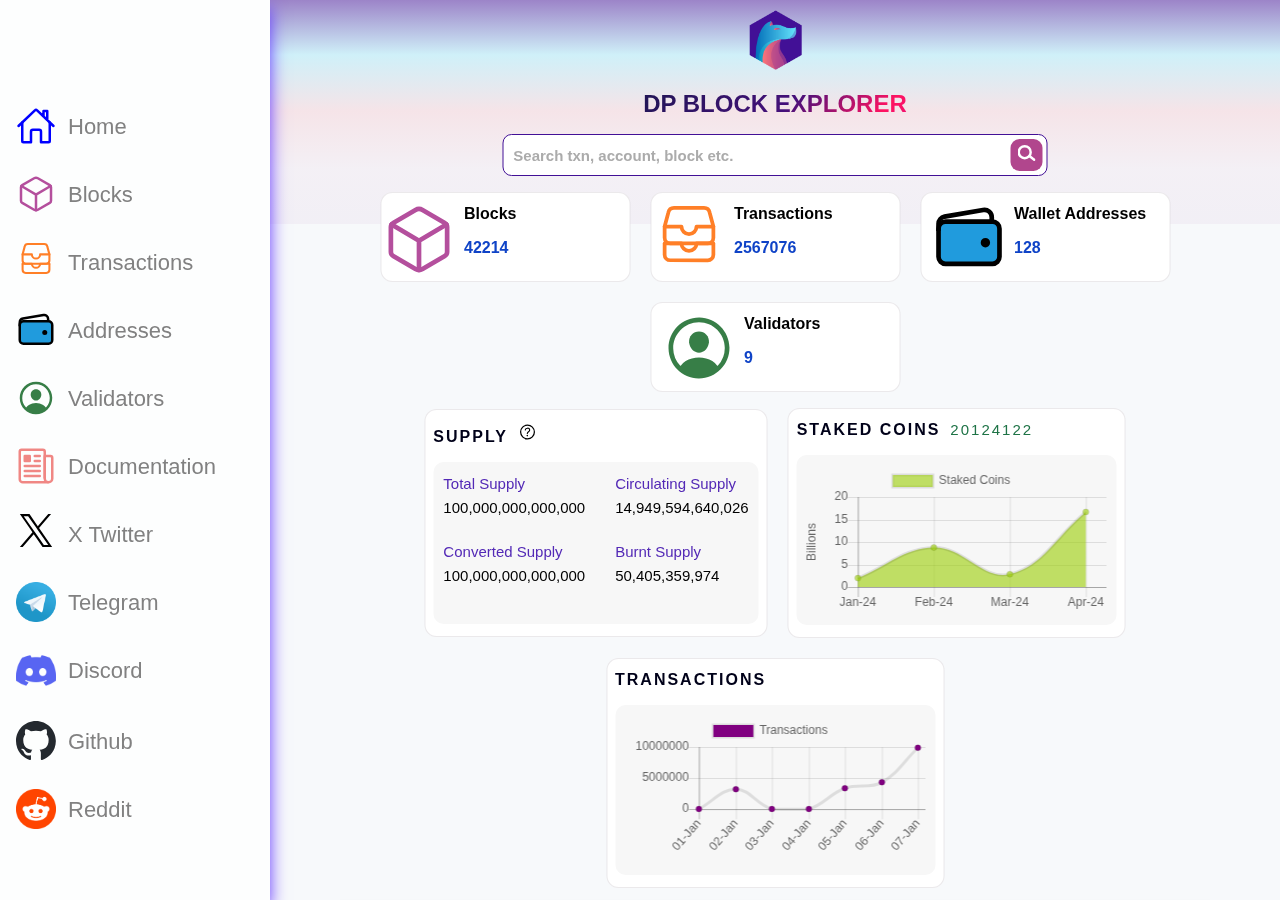
<file: design/index.html>
<!DOCTYPE html>
<html>

<head>
    <meta charset="utf-8" />
    <meta charset="UTF-8">
    <meta name="viewport" content="width=device-width, initial-scale=1.0">
    <link rel="shortcut icon" href="https://static.dpdocs.org/img/favicon.ico" type="image/x-icon">
    <title>DP Block Explorer - Doge Protocol</title>
    <script src="script.js" type="text/javascript"></script>
    <link rel="stylesheet" href="style.css" />

    <link rel="assets/bootstrap/bootstrap.min.css" type="text/css" />
    <script src="assets/bootstrap/jquery.min.js"></script>
    <script src="assets/bootstrap/modernizr.min.js" type="text/javascript"></script>
    <script src="assets/bootstrap/bootstrap.min.js"></script>
    <script src="assets/bootstrap/moment-with-locales.js"></script>
    <script src="assets/bootstrap/Chart.min.js"></script>
</head>

<body>
    <div id="divSideMenuBurger" class="burgermenu">
        <img src="assets/img/ellipsis-vertical-outline.svg" class="burgermenuicon" onclick="return openNav();" alt="menu" />
    </div>
    <div id="divSideMenuBurgerClose" class="burgermenuclose">
        <img src="assets/img/close-circle-outline.svg" class="burgermenucloseicon" onclick="return closeNav();" alt="close" />
    </div>
    <div>
        <div id="mySidenav" class="sidenav">

            <div class="side-menu-item-container">
                <div><img class="side-menu-icon" src="assets/img/home-outline.svg" alt="Home" /></div>
                <div class="side-menu-text-container"><a href="/">Home</a></div>
            </div>
            <div class="side-menu-item-container">
                <div><img class="side-menu-icon" src="assets/img/cube-outline.svg" alt="Blocks" /></div>
                <div class="side-menu-text-container"><a href="/blocks/page">Blocks</a></div>
            </div>
            <div class="side-menu-item-container">
                <div><img class="side-menu-icon" src="assets/img/txn-outline.svg" style="height: 33px;" alt="Transactions" /></div>
                <div class="side-menu-text-container"><a href="/transactions/page">Transactions</a></div>
            </div>
            <div class="side-menu-item-container">
                <div><img class="side-menu-icon" src="assets/img/wallet-outline.svg" alt="Wallet Addresses" /></div>
                <div class="side-menu-text-container"><a href="/addresses/page">Addresses</a></div>
            </div>
            <div class="side-menu-item-container">
                <div><img class="side-menu-icon" src="assets/img/person-circle-outline.svg" alt="Validators" /></div>
                <div class="side-menu-text-container"><a href="/validators/page">Validators</a></div>
            </div>
            <div class="side-menu-item-container">
                <div><img class="side-menu-icon" src="assets/img/doc-outline.svg" alt="Documentation" /></div>
                <div class="side-menu-text-container"><a href="https://dpdocs.org">Documentation</a></div>
            </div>
            <div class="side-menu-item-container">
                <div><img class="side-menu-icon" src="assets/img/x-logo.svg" style="height: 33px;" alt="X Twitter" /></div>
                <div class="side-menu-text-container"><a href="https://x.com/dogeprotocol1">X Twitter</a></div>
            </div>
            <div class="side-menu-item-container">
                <div><img class="side-menu-icon" src="assets/img/telegram.png" alt="Telegram" /></div>
                <div class="side-menu-text-container"><a href="https://t.me/dogeprotocolcommunity">Telegram</a></div>
            </div>
            <div class="side-menu-item-container">
                <div><img class="side-menu-icon" src="assets/img/discord.png" alt="Discord" /></div>
                <div class="side-menu-text-container"><a href="https://discord.gg/bbbMPyzJTM">Discord</a></div>
            </div>
            <div class="side-menu-item-container">
                <div><img class="side-menu-icon" src="assets/img/github-mark.svg" alt="Github" /></div>
                <div class="side-menu-text-container"><a href="https://github.com/DogeProtocol">Github</a></div>
            </div>
            <div class="side-menu-item-container">
                <div><img class="side-menu-icon" src="assets/img/reddit.png" alt="Reddit" /></div>
                <div class="side-menu-text-container"><a href="https://www.reddit.com/r/DogeProtocol">Reddit</a></div>
            </div>
        </div>


        <div class="blocks-wallet">
            <div class="pagecontent">
                <div id="mainPage" class="overlay-group">

                    <div class="gradient-rectangle"></div>
                    <div class="main-container">

                        <div class="logo-text"><a href="/"><img src="assets/img/icon.png" alt="Doge Protocol" class="logo-img" /></a></div>
                        <div class="logo">
                            <div class="animate-character" id="divExpTitle"><a href="/">DP Block Explorer</a></div>
                        </div>
                        <div class="search-container">
                            <div class="text-small-gray"><input type="text" class="searchtextbox" placeholder="Search txn, account, block etc." id="txtSearch"></div>
                            <button type="button" class="search-button"><span role="img" aria-label="search" class="anticon anticon-search" style="font-size: 18px; margin: 5px 0px;"><img class="search-outline" src="assets/img/search-bright.svg" alt="search"></span></button>
                        </div>
                        <div class="menu-container-top">

                            <div class="menu-items">
                                <div class="menu-items-row">
                                    <div class="menu-item">
                                        <div class="menu-icon-name">
                                            <img class="menu-icon" src="assets/img/cube-outline.svg" style="width: 75px; height: 75px; margin-top: 9px;" alt="blocks" />
                                        </div>
                                        <div class="menu-name-wrapper">
                                            <span>Blocks</span>
                                            <span class="box-menu-link"><a href="#" id="aLatestBlock">123123</a></span>
                                        </div>
                                    </div>
                                </div>
                            </div>

                            <div class="menu-items">
                                <div class="menu-items-row">
                                    <div class="menu-item">
                                        <div class="menu-icon-name">
                                            <img class="menu-icon" src="assets/img/txn-outline.svg" style="width: 75px; height: 60px; margin-top: 11px;" alt="transactions" />
                                        </div>
                                        <div class="menu-name-wrapper">
                                            <span>Transactions</span>
                                            <span class="box-menu-link"><a href="#" id="aTransactions">2567090</a></span>
                                        </div>
                                    </div>
                                </div>
                            </div>

                            <div class="menu-items">
                                <div class="menu-items-row">
                                    <div class="menu-item">
                                        <div class="menu-icon-name">
                                            <img class="menu-icon" src="assets/img/wallet-outline.svg" style="width: 75px; margin-left: 10px;" alt="wallet addresses" />
                                        </div>
                                        <div class="menu-name-wrapper">
                                            <span>Wallet Addresses</span>
                                            <span class="box-menu-link"><a href="#" id="aAddresses">2</a></span>
                                        </div>
                                    </div>
                                </div>
                            </div>

                            <div class="menu-items">
                                <div class="menu-items-row">
                                    <div class="menu-item">
                                        <div class="menu-icon-name">
                                            <img class="menu-icon" src="assets/img/person-circle-outline.svg" style="width: 75px; margin-left: 10px;" alt="validators" />
                                        </div>
                                        <div class="menu-name-wrapper">
                                            <span>Validators</span>
                                            <span class="box-menu-link"><a href="#" id="aValidators">128</a></span>
                                        </div>
                                    </div>
                                </div>
                            </div>

                        </div>

                            <div class="menu-container-top" style="gap:20px;">
                                <div class="medium-menu-items-row">
                                    <div class="menu-item">
                                        <div class="menu-name-wrapper">
                                            <span class="sub-heading">Supply <img src="assets/img/help-circle-outline.svg" alt="Help" class="help-tooltip" onclick="return ShowDialog('<a href=\&#39;https://dpdocs.org\&#39;>How are the various supply values calculated?</a>');" /></span>
                                            <div class="medium-menu-wrapper" style="height:162px;">
                                                <div>
                                                    <div style="float:left;"><span class="medium-box-menu">Total Supply</span><br /><span class="medium-menu-value">100,000,000,000,000</span></div>
                                                    <div style="float:left;margin-left:30px;"><span class="medium-box-menu">Circulating Supply</span><br /><span class="medium-menu-value">14,949,594,640,026</span></div>
                                                </div>
                                                <div style="display: inline-block; margin-top: 20px;">
                                                    <div style="float:left;"><span class="medium-box-menu">Converted Supply</span><br /><span class="medium-menu-value">100,000,000,000,000</span></div>
                                                    <div style="float: left; margin-left: 30px;"><span class="medium-box-menu">Burnt Supply</span><br /><span class="medium-menu-value">50,405,359,974</span></div>
                                                </div>
                                            </div>
                                        </div>
                                    </div>
                                </div>

                                <div class="medium-menu-items-row">
                                    <div class="menu-item">
                                        <div class="menu-name-wrapper">
                                            <div><span class="sub-heading">Staked Coins</span><span class="menu-title-val" id="spnStakedCoins">10000000</span></div>
                                            <div class="medium-menu-wrapper">
                                                <canvas id="stakeChart"></canvas>
                                            </div>
                                        </div>
                                    </div>
                                </div>

                                <div class="medium-menu-items-row">
                                    <div class="menu-item">
                                        <div class="menu-name-wrapper">
                                            <div><span class="sub-heading">Transactions</span></div>
                                            <div class="medium-menu-wrapper">
                                                <canvas id="txnChart"></canvas>
                                            </div>
                                        </div>
                                    </div>
                                </div>
                            </div>

                            <div class="menu-container">
                                <div class="top_toggle_btn">Latest Blocks</div>
                                <div class="blocks-content">
                                    <table class="styled-table">
                                        <thead>
                                            <tr>
                                                <th>Number</th>
                                                <th>Date</th>
                                                <th>Hash</th>
                                                <th>Transactions</th>
                                                <th>Proposer</th>
                                            </tr>
                                        </thead>
                                        <tbody>
                                            <tr>
                                                <td><a href="#">39122</a></td>
                                                <td>Jan 20 2024 03:14:48 AM</td>
                                                <td><a href="#">0xf201...7ea4</a></td>
                                                <td><a href="#">0</a></td>
                                                <td><a href="#">0xab01...cea5</a></td>
                                            </tr>
                                            <tr class="active-row">
                                                <td><a href="#">39121</a></td>
                                                <td>Jan 20 2024 03:14:42 AM</td>
                                                <td><a href="#">0xf201...7ea4</a></td>
                                                <td><a href="#">0</a></td>
                                                <td><a href="#">0xab01...cea5</a></td>
                                            </tr>
                                            <!-- and so on... -->
                                        </tbody>
                                    </table>
                                </div>

                                <div class="pagination-container">
                                    <div class="number" style="transform:rotate(180deg) ">
                                        <img src="assets/img/chevron-back-sharp.svg" style="width:20px;" alt="previous" />
                                    </div>

                                    <div class="number selected">
                                        <div class="number-wrapper selected-number"><a href="#" style="color:#ffffff;">1</a></div>
                                    </div>
                                    <div class="number">
                                        <div class="number-wrapper"><a href="#">2</a></div>
                                    </div>
                                    <div class="number">
                                        <div class="number-wrapper"><a href="#">3</a></div>
                                    </div>
                                    <div class="number">
                                        <div class="number-wrapper">...</div>
                                    </div>
                                    <div class="number">
                                        <div class="number-wrapper">
                                            <a href="#">10000</a>
                                        </div>
                                    </div>
                                    <div class="number">
                                        <img src="assets/img/chevron-back-sharp.svg" style="width:20px;" alt="next" />
                                    </div>
                                </div>

                            </div>

                            <div class="menu-container" style="margin-top:20px">

                                <div class="top_toggle_btn">Latest Transactions</div>
                                <div class="blocks-content">
                                    <table class="styled-table">
                                        <thead>
                                            <tr>
                                                <th>Hash</th>
                                                <th>Block</th>
                                                <th>From</th>
                                                <th>To</th>
                                                <th>Type</th>
                                                <th>Amount</th>
                                            </tr>
                                        </thead>
                                        <tbody>
                                            <tr>
                                                <td><a href="#">0xf201...7ea4</a></td>
                                                <td>1234</td>
                                                <td><a href="#">0xab17...9ea5</a></td>
                                                <td><a href="#">0xeff9...1eb2</a></td>
                                                <td>Coin Transfer</td>
                                                <td>1,000,000</td>
                                            </tr>
                                            <tr class="active-row">
                                                <td><a href="#">0xf201...7ea4</a></td>
                                                <td>1234</td>
                                                <td><a href="#">0xab17...9ea5</a></td>
                                                <td><a href="#">0xeff9...1eb2</a></td>
                                                <td>Coin Transfer</td>
                                                <td>1,000,000</td>
                                            </tr>
                                            <!-- and so on... -->
                                        </tbody>
                                    </table>
                                </div>

                                <div class="pagination-container">
                                    <div class="number" style="transform:rotate(180deg) ">
                                        <img src="assets/img/chevron-back-sharp.svg" style="width:20px;" alt="previous" />
                                    </div>

                                    <div class="number selected">
                                        <div class="number-wrapper selected-number"><a href="#" style="color:#ffffff;">1</a></div>
                                    </div>
                                    <div class="number">
                                        <div class="number-wrapper"><a href="#">2</a></div>
                                    </div>
                                    <div class="number">
                                        <div class="number-wrapper"><a href="#">3</a></div>
                                    </div>
                                    <div class="number">
                                        <div class="number-wrapper">...</div>
                                    </div>
                                    <div class="number">
                                        <div class="number-wrapper">
                                            <a href="#">10000</a>
                                        </div>
                                    </div>
                                    <div class="number">
                                        <img src="assets/img/chevron-back-sharp.svg" style="width:20px;" alt="next" />
                                    </div>
                                </div>
                            </div>

                            <div class="menu-container-mobile">
                                <div class="top_toggle_btn">Latest Blocks</div>
                                <div class="blocks-content">
                                    <table class="styled-table">
                                        <thead>
                                            <tr>
                                                <th>Block Details</th>

                                            </tr>
                                        </thead>
                                        <tbody>
                                            <tr>
                                                <td>
                                                    Number: <a href="#">39122</a><br />

                                                    Hash: <a href="#">0xf201...7ea4</a><br />

                                                    Jan 20 2024 03:14:42 AM<br />

                                                    Proposer: <a href="#">0xab01...cea5</a><br />

                                                    Transactions: <a href="#">20000</a>
                                                </td>

                                            </tr>
                                            <tr class="active-row">
                                                <td>
                                                    Number: <a href="#">39121</a><br />

                                                    Hash: <a href="#">0xf201...7ea4</a><br />

                                                    Jan 20 2024 03:14:36 AM<br />

                                                    Proposer: <a href="#">0xab01...cea5</a><br />

                                                    Transactions: <a href="#">342598</a>
                                                </td>
                                            </tr>

                                        </tbody>
                                    </table>
                                </div>

                                <div class="pagination-container">
                                    <div class="number" style="transform:rotate(180deg)">
                                        <img src="assets/img/chevron-back-sharp.svg" style="width:30px;" alt="previous" />
                                    </div>

                                    <div class="number">
                                        <img src="assets/img/chevron-back-sharp.svg" style="width:30px;" alt="next" />
                                    </div>
                                </div>
                            </div>

                            <div class="menu-container-mobile">
                                <div class="top_toggle_btn">Latest Transactions</div>
                                <div class="blocks-content">
                                    <table class="styled-table">
                                        <thead>
                                            <tr>
                                                <th>Transaction Details</th>
                                            </tr>
                                        </thead>
                                        <tbody>
                                            <tr>
                                                <td>
                                                    Hash: <a href="#">0xf201...7ea4</a><br />

                                                    Block: <a href="#">39122</a><br />

                                                    From: <a href="#">0xa5s1...9ea3</a><br />

                                                    To: <a href="#">0xe302...3ea1</a><br />

                                                    Type: Coin Transfer <br />

                                                    Amount: 20000
                                                </td>

                                            </tr>
                                            <tr class="active-row">
                                                <td>
                                                    Hash: <a href="#">0xeb01...a001</a><br />

                                                    Block: <a href="#">39121</a><br />

                                                    From: <a href="#">0xa4a1...9ea3</a><br />

                                                    To: <a href="#">0xe402...3ea1</a><br />

                                                    Type: Coin Transfer <br />

                                                    Amount: 110000
                                                </td>
                                            </tr>

                                        </tbody>
                                    </table>
                                </div>

                                <div class="pagination-container">
                                    <div class="number" style="transform:rotate(180deg)">
                                        <img src="assets/img/chevron-back-sharp.svg" style="width:30px;" alt="previous" />
                                    </div>

                                    <div class="number">
                                        <img src="assets/img/chevron-back-sharp.svg" style="width:30px;" alt="next" />
                                    </div>
                                </div>
                            </div>
                        </div>
                    </div>


            </div>
        </div>
    </div>
    <div id="myModal" class="modal">

        <!-- Modal content -->
        <div class="modal-content">
            <span class="close">&times;</span>
            <div id="divModalText">Some text in the Modal..</div>
        </div>

    </div>

    <script type="text/javascript">
        window.addEventListener("load", (event) => {
            const obj1 = document.getElementById("aLatestBlock");
            animateValue(obj1, 42201, 42241, 2000);

            const obj2 = document.getElementById("aTransactions");
            animateValue(obj2, 2567070, 2567090, 2000);

            const obj3 = document.getElementById("aAddresses");
            animateValue(obj3, 123, 140, 2000);

            const obj4 = document.getElementById("aValidators");
            animateValue(obj4, 3, 23, 2000);

            const obj5 = document.getElementById("spnStakedCoins");
            animateValue(obj5, 20123456, 20125456, 2000);
            return false;
        });

        // Get the modal
        var modal = document.getElementById("myModal");

        // Get the <span> element that closes the modal
        var span = document.getElementsByClassName("close")[0];

        // When the user clicks the button, open the modal
        function ShowDialog(dialogText) {
            modal.style.display = "block";
            document.getElementById("divModalText").innerHTML = dialogText;
            return false;
        }

        // When the user clicks on <span> (x), close the modal
        span.onclick = function () {
            modal.style.display = "none";
        }

        // When the user clicks anywhere outside of the modal, close it
        window.onclick = function (event) {
            if (event.target == modal) {
                modal.style.display = "none";
            }
        }
    </script>

    <script type="text/javascript">
        let ctxStake = document.getElementById("stakeChart").getContext("2d");
        let stakeChart = new Chart(ctxStake, {
            type: "line",
            data: {
                labels: [
                    "Jan-24",
                    "Feb-24",
                    "Mar-24",
                    "Apr-24",
                ],
                datasets: [
                    {
                        label: "Staked Coins",
                        data: [2, 9, 3, 17],
                        backgroundColor: "rgba(153,205,1,0.6)",
                    },

                ],
            },
            options: {
                responsive: true,
                scales: {
                    yAxes: [{
                        display: true,
                        scaleLabel: {
                            display: true,
                            labelString: 'Billions'
                        }
                    }]
                }
            }
        });

        let ctxTxn = document.getElementById("txnChart").getContext("2d");
        let txnChart = new Chart(ctxTxn, {
            type: "line",
            data: {
                labels: [
                    "01-Jan",
                    "02-Jan",
                    "03-Jan",
                    "04-Jan",
                    "05-Jan",
                    "06-Jan",
                    "07-Jan",
                ],
                datasets: [
                    {
                        label: "Transactions",
                        data: [120000, 3223875, 92342, 25346,3345435,4325688,9969878],
                        backgroundColor: "purple",
                        fill: false,
                    },

                ],
            },
            options: {
                responsive: true,
                scales: {
                    yAxes: [{
                        display: true,
                        scaleLabel: {
                            display: false,
                            labelString: 'Daily Txns'
                        },
                        gridLines: {
                            display: true
                        }
                    }],
                    xAxes: [{
                        display: true,
                        gridLines: {
                            display: true
                        }
                    }]
                }
            }
        });
    </script>


</body>

</html>
</file>
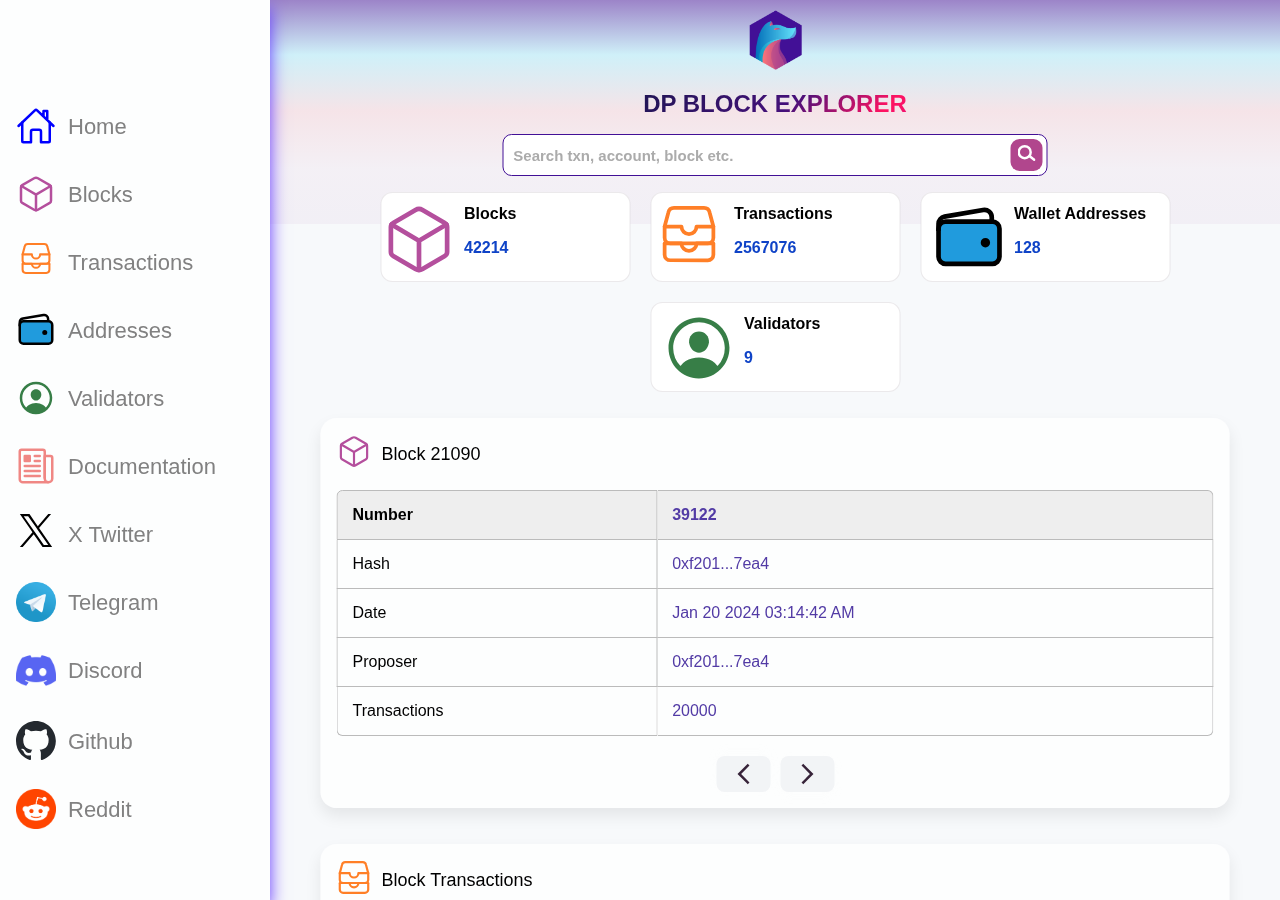
<file: design/block.html>
<!DOCTYPE html>
<html>

<head>
    <meta charset="utf-8" />
    <meta charset="UTF-8">
    <meta name="viewport" content="width=device-width, initial-scale=1.0">
    <link rel="shortcut icon" href="https://static.dpdocs.org/img/favicon.ico" type="image/x-icon">
    <title>Block 21090 - 0x829a605958c7d7d077ecf9994a294183ab4dee4fc616ce210b7d415cc0123d5d - DP Block Explorer</title>
    <script src="script.js" type="text/javascript"></script>
    <link rel="stylesheet" href="style.css" />

    <link rel="assets/bootstrap/bootstrap.min.css" type="text/css" />
    <script src="assets/bootstrap/jquery.min.js"></script>
    <script src="assets/bootstrap/modernizr.min.js" type="text/javascript"></script>
    <script src="assets/bootstrap/bootstrap.min.js"></script>
    <script src="assets/bootstrap/moment-with-locales.js"></script>
    <script src="assets/bootstrap/Chart.min.js"></script>
</head>

<body>
    <div id="divSideMenuBurger" class="burgermenu">
        <img src="assets/img/ellipsis-vertical-outline.svg" class="burgermenuicon" onclick="return openNav();" alt="menu" />
    </div>
    <div id="divSideMenuBurgerClose" class="burgermenuclose">
        <img src="assets/img/close-circle-outline.svg" class="burgermenucloseicon" onclick="return closeNav();" alt="close" />
    </div>
    <div>
        <div id="mySidenav" class="sidenav">

            <div class="side-menu-item-container">
                <div><img class="side-menu-icon" src="assets/img/home-outline.svg" alt="Home" /></div>
                <div class="side-menu-text-container"><a href="/">Home</a></div>
            </div>
            <div class="side-menu-item-container">
                <div><img class="side-menu-icon" src="assets/img/cube-outline.svg" alt="Blocks" /></div>
                <div class="side-menu-text-container"><a href="/blocks/page">Blocks</a></div>
            </div>
            <div class="side-menu-item-container">
                <div><img class="side-menu-icon" src="assets/img/txn-outline.svg" style="height: 33px;" alt="Transactions" /></div>
                <div class="side-menu-text-container"><a href="/transactions/page">Transactions</a></div>
            </div>
            <div class="side-menu-item-container">
                <div><img class="side-menu-icon" src="assets/img/wallet-outline.svg" alt="Wallet Addresses" /></div>
                <div class="side-menu-text-container"><a href="/addresses/page">Addresses</a></div>
            </div>
            <div class="side-menu-item-container">
                <div><img class="side-menu-icon" src="assets/img/person-circle-outline.svg" alt="Validators" /></div>
                <div class="side-menu-text-container"><a href="/validators/page">Validators</a></div>
            </div>
            <div class="side-menu-item-container">
                <div><img class="side-menu-icon" src="assets/img/doc-outline.svg" alt="Documentation" /></div>
                <div class="side-menu-text-container"><a href="https://dpdocs.org">Documentation</a></div>
            </div>
            <div class="side-menu-item-container">
                <div><img class="side-menu-icon" src="assets/img/x-logo.svg" style="height: 33px;" alt="X Twitter" /></div>
                <div class="side-menu-text-container"><a href="https://x.com/dogeprotocol1">X Twitter</a></div>
            </div>
            <div class="side-menu-item-container">
                <div><img class="side-menu-icon" src="assets/img/telegram.png" alt="Telegram" /></div>
                <div class="side-menu-text-container"><a href="https://t.me/dogeprotocolcommunity">Telegram</a></div>
            </div>
            <div class="side-menu-item-container">
                <div><img class="side-menu-icon" src="assets/img/discord.png" alt="Discord" /></div>
                <div class="side-menu-text-container"><a href="https://discord.gg/bbbMPyzJTM">Discord</a></div>
            </div>
            <div class="side-menu-item-container">
                <div><img class="side-menu-icon" src="assets/img/github-mark.svg" alt="Github" /></div>
                <div class="side-menu-text-container"><a href="https://github.com/DogeProtocol">Github</a></div>
            </div>
            <div class="side-menu-item-container">
                <div><img class="side-menu-icon" src="assets/img/reddit.png" alt="Reddit" /></div>
                <div class="side-menu-text-container"><a href="https://www.reddit.com/r/DogeProtocol">Reddit</a></div>
            </div>
        </div>


        <div class="blocks-wallet">
            <div class="pagecontent">
                <div id="mainPage" class="overlay-group">

                    <div class="gradient-rectangle"></div>
                    <div class="main-container">

                        <div class="logo-text"><a href="/"><img src="assets/img/icon.png" alt="Doge Protocol" class="logo-img" /></a></div>
                        <div class="logo">
                            <div class="animate-character" id="divExpTitle"><a href="/">DP Block Explorer</a></div>
                        </div>
                        <div class="search-container">
                            <div class="text-small-gray"><input type="text" class="searchtextbox" placeholder="Search txn, account, block etc." id="txtSearch"></div>
                            <button type="button" class="search-button"><span role="img" aria-label="search" class="anticon anticon-search" style="font-size: 18px; margin: 5px 0px;"><img class="search-outline" src="assets/img/search-bright.svg" alt="search"></span></button>
                        </div>
                        <div class="menu-container-top">

                            <div class="menu-items">
                                <div class="menu-items-row">
                                    <div class="menu-item">
                                        <div class="menu-icon-name">
                                            <img class="menu-icon" src="assets/img/cube-outline.svg" style="width: 75px; height: 75px; margin-top: 9px;" alt="blocks" />
                                        </div>
                                        <div class="menu-name-wrapper">
                                            <span>Blocks</span>
                                            <span class="box-menu-link"><a href="#" id="aLatestBlock">123123</a></span>
                                        </div>
                                    </div>
                                </div>
                            </div>

                            <div class="menu-items">
                                <div class="menu-items-row">
                                    <div class="menu-item">
                                        <div class="menu-icon-name">
                                            <img class="menu-icon" src="assets/img/txn-outline.svg" style="width: 75px; height: 60px; margin-top: 11px;" alt="transactions" />
                                        </div>
                                        <div class="menu-name-wrapper">
                                            <span>Transactions</span>
                                            <span class="box-menu-link"><a href="#" id="aTransactions">2567090</a></span>
                                        </div>
                                    </div>
                                </div>
                            </div>

                            <div class="menu-items">
                                <div class="menu-items-row">
                                    <div class="menu-item">
                                        <div class="menu-icon-name">
                                            <img class="menu-icon" src="assets/img/wallet-outline.svg" style="width: 75px; margin-left: 10px;" alt="wallet addresses" />
                                        </div>
                                        <div class="menu-name-wrapper">
                                            <span>Wallet Addresses</span>
                                            <span class="box-menu-link"><a href="#" id="aAddresses">2</a></span>
                                        </div>
                                    </div>
                                </div>
                            </div>

                            <div class="menu-items">
                                <div class="menu-items-row">
                                    <div class="menu-item">
                                        <div class="menu-icon-name">
                                            <img class="menu-icon" src="assets/img/person-circle-outline.svg" style="width: 75px; margin-left: 10px;" alt="validators" />
                                        </div>
                                        <div class="menu-name-wrapper">
                                            <span>Validators</span>
                                            <span class="box-menu-link"><a href="#" id="aValidators">128</a></span>
                                        </div>
                                    </div>
                                </div>
                            </div>

                        </div>

                        <div class="menu-container">
                            <div class="top_toggle_btn">
                                <div style="float:left;"><img class="menu-icon" src="assets/img/cube-outline.svg" style="width: 35px; height: 35px;" alt="blocks" /> </div>
                                <div style="float:left;margin-top:10px;margin-left:10px;">Block 21090</div>
                            </div>
                            <div class="blocks-content">
                                <table class="styled-table">
                                    <thead>
                                        <tr>
                                            <th>Number</th>
                                            <th><a href="#">39122</a></th>
                                        </tr>
                                    </thead>
                                    <tbody>
                                        <tr>
                                            <td>
                                                Hash
                                            </td>
                                            <td>
                                                <a href="#">0xf201...7ea4</a>
                                            </td>
                                        </tr>
                                        <tr>
                                            <td>
                                                Date
                                            </td>
                                            <td>
                                                <a href="#">Jan 20 2024 03:14:42 AM</a>
                                            </td>
                                        </tr>
                                        <tr>
                                            <td>
                                                Proposer
                                            </td>
                                            <td>
                                                <a href="#">0xf201...7ea4</a>
                                            </td>
                                        </tr>
                                        <tr>
                                            <td>
                                                Transactions
                                            </td>
                                            <td>
                                                <a href="#">20000</a>
                                            </td>
                                        </tr>
                                    </tbody>
                                </table>
                            </div>

                            <div class="pagination-container">
                                <div class="number" style="transform:rotate(180deg)">
                                    <img src="assets/img/chevron-back-sharp.svg" style="width:30px;" alt="previous" />
                                </div>

                                <div class="number">
                                    <img src="assets/img/chevron-back-sharp.svg" style="width:30px;" alt="next" />
                                </div>
                            </div>
                        </div>


                        <div class="menu-container" style="margin-top:20px">

                            <div class="top_toggle_btn">
                                <div style="float:left;"><img class="menu-icon" src="assets/img/txn-outline.svg" style="width: 35px; height: 35px;" alt="transactions" /> </div>
                                <div style="float:left;margin-top:10px;margin-left:10px;">Block Transactions</div>
                            </div>
                            <div class="blocks-content">
                                <table class="styled-table">
                                    <thead>
                                        <tr>
                                            <th>Hash</th>
                                            <th>Block</th>
                                            <th>From</th>
                                            <th>To</th>
                                            <th>Type</th>
                                            <th>Amount</th>
                                        </tr>
                                    </thead>
                                    <tbody>
                                        <tr>
                                            <td><a href="#">0xf201...7ea4</a></td>
                                            <td>1234</td>
                                            <td><a href="#">0xab17...9ea5</a></td>
                                            <td><a href="#">0xeff9...1eb2</a></td>
                                            <td>Coin Transfer</td>
                                            <td>1,000,000</td>
                                        </tr>
                                        <tr class="active-row">
                                            <td><a href="#">0xf201...7ea4</a></td>
                                            <td>1234</td>
                                            <td><a href="#">0xab17...9ea5</a></td>
                                            <td><a href="#">0xeff9...1eb2</a></td>
                                            <td>Coin Transfer</td>
                                            <td>1,000,000</td>
                                        </tr>
                                        <!-- and so on... -->
                                    </tbody>
                                </table>
                            </div>

                            <div class="pagination-container">
                                <div class="number" style="transform:rotate(180deg) ">
                                    <img src="assets/img/chevron-back-sharp.svg" style="width:20px;" alt="previous" />
                                </div>

                                <div class="number selected">
                                    <div class="number-wrapper selected-number"><a href="#" style="color:#ffffff;">1</a></div>
                                </div>
                                <div class="number">
                                    <div class="number-wrapper"><a href="#">2</a></div>
                                </div>
                                <div class="number">
                                    <div class="number-wrapper"><a href="#">3</a></div>
                                </div>
                                <div class="number">
                                    <div class="number-wrapper">...</div>
                                </div>
                                <div class="number">
                                    <div class="number-wrapper">
                                        <a href="#">10000</a>
                                    </div>
                                </div>
                                <div class="number">
                                    <img src="assets/img/chevron-back-sharp.svg" style="width:20px;" alt="next" />
                                </div>
                            </div>
                        </div>

                        <div class="menu-container-mobile">
                            <div class="blocks-content" style="margin-top:0px;">
                                <div class="top_toggle_btn">
                                    <div style="float:left;"><img class="menu-icon" src="assets/img/cube-outline.svg" style="width: 35px; height: 35px;" alt="blocks" /> </div>
                                    <div style="float:left;margin-left:10px;">Block 210003</div>
                                </div>
                                <table class="styled-table">
                                    <thead>
                                        <tr>
                                            <th>Details</th>
                                        </tr>
                                    </thead>
                                    <tbody>
                                        <tr>
                                            <td>
                                                <p>Hash<br /><a href="#">0xf201...7ea4</a></p>

                                                <p>Date<br />Jan 20 2024 03:14:42 AM</p>

                                                <p>Proposer<br /><a href="#">0xab01...cea5</a></p>

                                                <p>Transactions<br /><a href="#">20000</a></p>
                                            </td>

                                        </tr>
                                    </tbody>
                                </table>
                            </div>

                            <div class="pagination-container">
                                <div class="number" style="transform:rotate(180deg)">
                                    <img src="assets/img/chevron-back-sharp.svg" style="width:30px;" alt="previous" />
                                </div>

                                <div class="number">
                                    <img src="assets/img/chevron-back-sharp.svg" style="width:30px;" alt="next" />
                                </div>
                            </div>
                        </div>

                        <div class="menu-container-mobile" style="margin-bottom:20px">
                            <div class="top_toggle_btn">
                                <div style="float:left;"><img class="menu-icon" src="assets/img/txn-outline.svg" style="width: 35px; height: 35px;" alt="transactions" /> </div>
                                <div style="float:left;margin-left:10px;">Block Transactions</div>
                            </div>
                            <div class="blocks-content">
                                <table class="styled-table">
                                    <thead>
                                        <tr>
                                            <th>Transaction Details</th>
                                        </tr>
                                    </thead>
                                    <tbody>
                                        <tr>
                                            <td>
                                                Hash: <a href="#">0xf201...7ea4</a><br />

                                                Block: <a href="#">39122</a><br />

                                                From: <a href="#">0xa5s1...9ea3</a><br />

                                                To: <a href="#">0xe302...3ea1</a><br />

                                                Type: Coin Transfer <br />

                                                Amount: 20000
                                            </td>

                                        </tr>
                                        <tr class="active-row">
                                            <td>
                                                Hash: <a href="#">0xeb01...a001</a><br />

                                                Block: <a href="#">39121</a><br />

                                                From: <a href="#">0xa4a1...9ea3</a><br />

                                                To: <a href="#">0xe402...3ea1</a><br />

                                                Type: Coin Transfer <br />

                                                Amount: 110000
                                            </td>
                                        </tr>

                                    </tbody>
                                </table>
                            </div>

                            <div class="pagination-container">
                                <div class="number" style="transform:rotate(180deg)">
                                    <img src="assets/img/chevron-back-sharp.svg" style="width:30px;" alt="previous" />
                                </div>

                                <div class="number">
                                    <img src="assets/img/chevron-back-sharp.svg" style="width:30px;" alt="next" />
                                </div>
                            </div>
                        </div>
                    </div>
                </div>

            </div>
        </div>
    </div>
    <div id="myModal" class="modal">

        <!-- Modal content -->
        <div class="modal-content">
            <span class="close">&times;</span>
            <div id="divModalText">Some text in the Modal..</div>
        </div>

    </div>

    <script type="text/javascript">
        window.addEventListener("load", (event) => {
            const obj1 = document.getElementById("aLatestBlock");
            animateValue(obj1, 42201, 42241, 2000);

            const obj2 = document.getElementById("aTransactions");
            animateValue(obj2, 2567070, 2567090, 2000);

            const obj3 = document.getElementById("aAddresses");
            animateValue(obj3, 123, 140, 2000);

            const obj4 = document.getElementById("aValidators");
            animateValue(obj4, 3, 23, 2000);

            const obj5 = document.getElementById("spnStakedCoins");
            animateValue(obj5, 20123456, 20125456, 2000);
            return false;
        });

        // Get the modal
        var modal = document.getElementById("myModal");

        // Get the <span> element that closes the modal
        var span = document.getElementsByClassName("close")[0];

        // When the user clicks the button, open the modal
        function ShowDialog(dialogText) {
            modal.style.display = "block";
            document.getElementById("divModalText").innerHTML = dialogText;
            return false;
        }

        // When the user clicks on <span> (x), close the modal
        span.onclick = function () {
            modal.style.display = "none";
        }

        // When the user clicks anywhere outside of the modal, close it
        window.onclick = function (event) {
            if (event.target == modal) {
                modal.style.display = "none";
            }
        }
    </script>

    <script type="text/javascript">
        let ctxStake = document.getElementById("stakeChart").getContext("2d");
        let stakeChart = new Chart(ctxStake, {
            type: "line",
            data: {
                labels: [
                    "Jan-24",
                    "Feb-24",
                    "Mar-24",
                    "Apr-24",
                ],
                datasets: [
                    {
                        label: "Staked Coins",
                        data: [2, 9, 3, 17],
                        backgroundColor: "rgba(153,205,1,0.6)",
                    },

                ],
            },
            options: {
                responsive: true,
                scales: {
                    yAxes: [{
                        display: true,
                        scaleLabel: {
                            display: true,
                            labelString: 'Billions'
                        }
                    }]
                }
            }
        });

        let ctxTxn = document.getElementById("txnChart").getContext("2d");
        let txnChart = new Chart(ctxTxn, {
            type: "line",
            data: {
                labels: [
                    "01-Jan",
                    "02-Jan",
                    "03-Jan",
                    "04-Jan",
                    "05-Jan",
                    "06-Jan",
                    "07-Jan",
                ],
                datasets: [
                    {
                        label: "Transactions",
                        data: [120000, 3223875, 92342, 25346,3345435,4325688,9969878],
                        backgroundColor: "purple",
                        fill: false,
                    },

                ],
            },
            options: {
                responsive: true,
                scales: {
                    yAxes: [{
                        display: true,
                        scaleLabel: {
                            display: false,
                            labelString: 'Daily Txns'
                        },
                        gridLines: {
                            display: true
                        }
                    }],
                    xAxes: [{
                        display: true,
                        gridLines: {
                            display: true
                        }
                    }]
                }
            }
        });
    </script>


</body>

</html>
</file>
<file: design/style.css>
* {
    -webkit-font-smoothing: antialiased;
    box-sizing: border-box;
}

html,
body {
    margin: 0px;
    background-color: #f7f9fb;
}

/* a blue color as a generic focus style */
button:focus-visible {
    outline: 2px solid #4a90e2 !important;
    outline: -webkit-focus-ring-color auto 5px !important;
}

a {
    text-decoration: none;
}

:root {
    --light: 0px 2px 4px 0px rgba(0, 0, 0, 0.16);
}



.blocks-wallet {
    background-color: #f7f9fb;
    display: flex;
    flex-direction: row;
    justify-content: center;
    
}

.blocks-wallet .pagecontent {
    background-color: #f7f9fb;    
    height: 100%;
    position: fixed;
    overflow-y:auto;
    overflow-x: auto;
    justify-content: center;
    align-items: center;
}

.blocks-wallet .gradient-rectangle {
    width: 100%;
    height: 224px;
    background: linear-gradient(180deg,
            rgba(66, 16, 150, 0.5) 0%,
            rgba(89, 214, 242, 0.25) 24.48%,
            rgba(236, 107, 124, 0.15) 49.48%,
            rgba(181, 73, 140, 0.05) 75.52%,
            rgba(144, 54, 144, 0.05) 100%);
    position: absolute;
    top: 0;
    left: 0;
}

.blocks-wallet .overlay-group {
    position: relative;
    height: 50%;
}

.blocks-wallet .main-container {
    display: flex;
    flex-direction: column;
    position: relative;
    width: 90%;
    min-width: 501px;
    height: max-content;
    align-items: center;
    justify-content: center;
    gap: 16px;
    top: 10px;
    left: 50%;
    /* Adjusted to center horizontally */
    transform: translateX(-50%);
}

.blocks-wallet .menu-container {
    display: flex;
    flex-direction: column;
    flex: 1;
    width: 100%;
    max-width: 1400px;
    align-self: center;
    align-items: center;
    justify-content: center;
    padding: 16px;
    background-color: #ffffffb8;
    border-radius: 16px;
    box-shadow: 0px 8px 16px #00000014;
    backdrop-filter: blur(64px) brightness(100%);
    -webkit-backdrop-filter: blur(64px) brightness(100%);
}

.blocks-wallet .menu-container-mobile {
    display: none;
    flex-direction: column;
    flex: 1;
    width: 75%;
    display: block;
    visibility: hidden;
    align-self: center;
    align-items: center;
    justify-content: center;
    padding: 16px;
    background-color: #ffffffb8;
    border-radius: 16px;
    box-shadow: 0px 8px 16px #00000014;
    backdrop-filter: blur(64px) brightness(100%);
    -webkit-backdrop-filter: blur(64px) brightness(100%);
    margin-bottom: 10px;
    margin-top:20px;
    line-height: 2;
}

.blocks-wallet .menu-container-top {
    display: flex;
    flex: 1;
    width: 100%;
    max-width: 1400px;
    align-self: center;
    align-items: center;
    justify-content: center;
    margin-top:-10px;
    flex-wrap: wrap;
}


.blocks-wallet .frame-7 {
    display: inline-flex;
    flex-direction: column;
    align-items: flex-start;
    justify-content: center;
    gap: 16px;
    position: absolute;
    top: 114px;
    left: 128px;
}

.blocks-wallet .frame-8 {
    display: inline-flex;
    align-items: center;
    gap: 4px;
    position: relative;
    flex: 0 0 auto;
}


.blocks-wallet .frame-9 {
    display: inline-flex;
    flex-direction: column;
    align-items: center;
    justify-content: center;
    gap: 8px;
    padding: 0px 8px;
    position: relative;
    flex: 0 0 auto;
}

.blocks-wallet .line {
    position: relative;
    align-self: stretch;
    width: 100%;
    height: 1px;
    object-fit: cover;
}

.blocks-wallet .frame-10 {
    display: inline-flex;
    flex-direction: column;
    align-items: center;
    justify-content: center;
    gap: 8px;
    padding: 0px 8px;
    position: relative;
    flex: 0 0 auto;
    opacity: 0.6;
}

.blocks-wallet .search-container {
    display: flex;
    align-items: center;
    gap: 4px;
    padding: 12px 8px;
    position: relative;
    align-self: center;
    flex: 0 0 auto;
    background-color: #ffffff;
    border-radius: 9px;
    border: 1px solid;
    border-color: #421096;
    width: 590px;
    max-width: 60%;
}

.search-button {
    margin-right: 4px;
    background: #B1468D;
    color: rgb(255, 255, 255);
    display: flex;
    right: 0px;
    z-index: 9;
    align-items: center;
    padding: 0px !important;
    -webkit-box-pack: center;
    justify-content: center;
    -webkit-box-align: center;
    position: absolute;
    border: 0px !important;
    width: 32px !important;
    height: 32px !important;
    border-radius: 9px;
    cursor: pointer;
  
}

.blocks-wallet .search-outline {
    position: relative;
    width: 18px;
    cursor:pointer;
}

.blocks-wallet .divider {
    width: 100%;
    text-align: center;
    background-color: #372339;
    height: 1.1px;
    opacity: 0.3;
}

.blocks-wallet .line {
    position: relative;
    align-self: stretch;
    width: 100%;
    height: 1px;
    background-color: #3723391f;
    /* align-self: stretch; */
}

.blocks-wallet .vert-line {
    width: 1.2px;
    height: 48px;
    padding-right: 1px;
}


.blocks-wallet .menu-items {
    display: flex;
    flex-direction: row;
    align-items: center;
    justify-content: center;
    gap: 16px;
    position: relative;
    align-self: stretch;
    
    float:left;
    padding: 10px;
}

.blocks-wallet .menu-items-row {
    display: flex;
    flex-direction: row;
    align-items: center;
    justify-content: center;
    gap: 16px;
    position: relative;
    align-self: stretch;
    min-width: 250px;
    width: 25%;
    height: 90px;
}

.blocks-wallet .menu-item {
    align-items: center;
    justify-content: center;
    position: relative;
    flex: 1;
    flex-grow: 1;
    background-color: #ffffff;
    border-radius: 12px;
    overflow: hidden;
    border: 1px solid;
    border-color: #3723391a;
    min-height: 90px;
}

.blocks-wallet .menu-icon-name {
    display: flex;
    align-items: center;
    position: relative;
    align-self: center;
    flex: 0 0 auto;
    float:left;
}

.blocks-wallet .menu-icon {
    position: relative;
    flex: 0 0 auto;
    margin-bottom: -4px;
    width: 90px;
    height: 90px;
}

.blocks-wallet .menu-name-wrapper {
    gap: 16px;
    padding: 12px 8px;
    position: relative;
    flex: 1;
    align-self: stretch;
    flex-grow: 1;
    font-family: Nunito Sans,sans-serif !important;
    font-size: 16px;
    font-weight: 700 !important;
    display: flex;
    flex-direction: column;
    align-items: flex-start;
}

.blocks-wallet .menu-name {
    position: relative;
    width: fit-content;
    
    font-weight: 500;
    color: #372339;
    font-size: 10px;
    letter-spacing: 0;
    line-height: 12px;
    white-space: nowrap;
}

.blocks-wallet .menu-count-wrapper {
    justify-content: center;
    gap: 4px;
    padding: 12px 8px;
    align-self: stretch;
    width: 100%;
    flex: 0 0 auto;
    display: flex;
    align-items: center;
    position: relative;
}

.blocks-wallet .menu-count {
    width: fit-content;
    font-weight: 400;
    color: #6236ff;
    font-size: 8px;
    text-align: center;
    line-height: 11.2px;
    white-space: nowrap;
    position: relative;
    margin-top: -1px;
    
    letter-spacing: 0;
}

.blocks-wallet .overlap-group-wrapper {
    position: relative;
    align-self: stretch;
    width: 100%;
    height: 5px;
}

.blocks-wallet .overlap-group {
    position: relative;
    width: 464px;
    height: 5px;
}

.blocks-wallet .line-4 {
    position: absolute;
    width: 464px;
    height: 1px;
    top: 2px;
    left: 0;
    object-fit: cover;
}

.blocks-wallet .rectangle-2 {
    width: 64px;
    height: 5px;
    background-color: #ffffffb8;
    border-radius: 8px;
    border: 1px solid;
    border-color: #3723391a;
    box-shadow: 0px 0px 2px #00000014;
    backdrop-filter: blur(64px) brightness(100%);
    -webkit-backdrop-filter: blur(64px) brightness(100%);
    position: absolute;
    top: 0;
    left: 0;
}

.blocks-wallet .frame-26 {
    display: flex;
    align-items: center;
    justify-content: center;
    gap: 4px;
    position: relative;
    align-self: stretch;
    width: 100%;
    flex: 0 0 auto;
    border-radius: 4px;
}

.blocks-wallet .frame-27 {
    position: relative;
    width: 32px;
}

.blocks-wallet .frame-28 {
    width: 28px;
    justify-content: center;
    gap: 8px;
    padding: 8px 12px;
    background-color: #6236ff;
    border-radius: 8px;
    box-shadow: 0px 4px 8px #6236ff52;
    display: flex;
    align-items: center;
    position: relative;
}

.blocks-wallet .frame-29 {
    display: flex;
    width: 28px;
    align-items: center;
    justify-content: center;
    gap: 8px;
    padding: 8px 12px;
    position: relative;
    background-color: #f2f4f6;
    border-radius: 8px;
}

.blocks-wallet .frame-30 {
    display: inline-flex;
    align-items: center;
    justify-content: center;
    gap: 8px;
    padding: 8px 12px;
    position: relative;
    flex: 0 0 auto;
    background-color: #f2f4f6;
    border-radius: 8px;
}

.blocks-wallet .line-5 {
    position: relative;
    align-self: stretch;
    width: 100%;
    height: 1px;
    margin-top: -295px;
    margin-left: -2662px;
    object-fit: cover;
}

.blocks-wallet .frame-31 {
    display: inline-flex;
    align-items: center;
    gap: 8px;
    padding: 12px 8px;
    position: relative;
    flex: 0 0 auto;
}

.blocks-wallet .frame-32 {
    display: flex;
    width: 63px;
    align-items: center;
    justify-content: space-between;
    padding: 12px 8px;
    position: relative;
}

.blocks-wallet .frame-33 {
    display: flex;
    width: 69px;
    align-items: center;
    justify-content: space-between;
    padding: 12px 8px;
    position: relative;
}

.blocks-wallet .frame-34 {
    display: flex;
    width: 124px;
    justify-content: space-between;
    margin-right: -85px;
    align-items: center;
    padding: 12px 8px;
    position: relative;
}

.blocks-wallet .frame-35 {
    position: relative;
    flex: 0 0 auto;
    margin-top: -351px;
    margin-left: -5533px;
}

.blocks-wallet .frame-36 {
    display: flex;
    width: 112px;
    align-items: center;
    gap: 4px;
    padding: 12px 8px;
    position: relative;
}

.blocks-wallet .frame-37 {
    width: 50px;
    gap: 4px;
    padding: 12px 8px;
    display: flex;
    align-items: center;
    position: relative;
}

.blocks-wallet .frame-38 {
    width: 61px;
    display: flex;
    align-items: center;
    gap: 4px;
    padding: 12px 8px;
    position: relative;
}

.blocks-wallet .frame-39 {
    display: inline-flex;
    justify-content: center;
    gap: 4px;
    flex: 0 0 auto;
    margin-right: -85px;
    align-items: center;
    padding: 12px 8px;
    position: relative;
}

.blocks-wallet .top-nav {
    display: flex;
    flex-direction: row;
    padding: 16px 16px;
    position: absolute;
    width: 90%;
    min-width: 501px;
    height: max-content;
    align-items: center;
    justify-content: center;
    gap: 16px;
    left: 50%;
    /* Adjusted to center horizontally */
    transform: translateX(-50%);
}

.blocks-wallet .logo {
    display: table-row;
    flex-direction: column;
    align-items: flex-start;
    justify-content: center;
    gap: 6px;
    position: relative;
    flex: 1;
    flex-grow: 1;
}

.logo-img {
    width: 60px;
    height: 60px;
}

.blocks-wallet .logo-text {
    display: table-cell;
    align-self: center;

}

.blocks-wallet .logo-description {
    display: table-cell;
    text-align: center;
    vertical-align: middle;
    margin-left: 20px;
    display: table-cell;
    text-align: center;
    vertical-align: middle;
    font-family: Nunito Sans,sans-serif !important;
    font-size: 24px;
    font-weight: 900 !important;
    color: #421096;
}

.blocks-wallet .top-menu-items-container {
    position: absolute;
    align-self: center;
    justify-content: center;
    flex: 1;
    flex-grow: 1;
    display: flex;
    flex-direction: column;
    align-items: center;
    justify-content: center;
    gap: 6px;
    left: 50%;
    transform: translateX(-50%);
}

.blocks-wallet .top-menu-items {
    display: flex;
    flex-direction: row;
    align-items: center;
    justify-content: center;
    gap: 24px;
    position: absolute;
}

.blocks-wallet .text-top-menu-item {
    position: relative;
    width: fit-content;
    text-align: center;
    letter-spacing: 0;
    line-height: 12px;
    white-space: nowrap;
    font-family: Nunito Sans,sans-serif !important;
    font-size: 16px;
}

.blocks-wallet .top-menu-sub-items-container {
    display: inline-flex;
    flex-direction: column;
    align-items: center;
    justify-content: center;
    gap: 4px;
    padding: 12px 8px;
    position: absolute;
    top: 25px;
    left: 60px;
    background-color: #ffffffb8;
    border-radius: 8px;
    box-shadow: 0px 8px 16px #00000014;
    backdrop-filter: blur(64px) brightness(100%);
    -webkit-backdrop-filter: blur(64px) brightness(100%);
}

.blocks-wallet .text-top-menu-sub-item {
    position: relative;
    width: fit-content;
    opacity: 0.64;
    
    font-weight: 400;
    color: #372339;
    font-size: 8px;
    text-align: center;
    letter-spacing: 0;
    line-height: 11.2px;
    white-space: nowrap;
}

.blocks-wallet .social-icons-container {
    border-radius: 8px;
    justify-content: center;
    align-items: center;
    gap: 20px;
    gap: 20px;
    display: flex;
    border-radius: 8px;
    margin-left: auto;
    margin-right: 0;
}

.blocks-wallet .social-icon {
    position: relative;
}

.blocks-wallet .social-icon-img {
    max-height: 50px;
    max-width: 50px;
}

.blocks-wallet .pagination-container {
    display: flex;
    align-items: center;
    justify-content: center;
    gap: 10px;
    position: relative;
    align-self: stretch;
    width: 100%;
    flex: 0 0 auto;
    border-radius: 4px;
}

.blocks-wallet .number {
    display: flex;
    width: max-content;
    padding: 4px;
    height: 36px;
    min-width: 36px;
    align-items: center;
    justify-content: center;
    gap: 8px;
    padding: 8px 12px;
    position: relative;
    background-color: #f2f4f6;
    border-radius: 8px;
    box-shadow: 0px 4px 8px #f2f4f61d;
    cursor: pointer;
}

.blocks-wallet .selected {
    background-color: #6236ff;
    border-radius: 8px;
    box-shadow: 0px 4px 8px #6236ff52;
}

.blocks-wallet .number-wrapper {
    width: 100%;
    color: #372339;
    position: relative;
    
    font-weight: 500;
    font-size: 18px;
    text-align: center;
    letter-spacing: 0;
    line-height: 12px;
}

.selected-page-number {
    color: #ffffff;
}

.blocks-wallet .number-wrapper a {
    color: #000000;
}

.blocks-wallet .number-wrapper a:hover {
    text-decoration: underline
}

.blocks-wallet .selected-number {
    color: #ffffff;
}

.blocks-wallet .top_toggle,
.blocks-wallet .top_toggle * {
    box-sizing: border-box;
}

.blocks-wallet .top_toggle {
    display: flex;
    flex-direction: row;
    gap: 4px;
    align-items: center;
    justify-content: center;
    flex-shrink: 0;
    width: 100%;
    position: relative;
}

.blocks-wallet .top_toggle_frame {
    display: flex;
    flex-direction: column;
    gap: 8px;
    align-items: center;
    justify-content: center;
    flex: 1;
    position: relative;
    cursor: pointer;
}

.blocks-wallet .top_toggle_btn {
    text-align: center;
    position: relative;
    align-self: flex-start;
    font-family: Nunito Sans,sans-serif !important;
    font-size: 18px;
}

.blocks-wallet .top_toggle_btn_line {
    border-style: solid;
    border-color: #6236ff;
    border-width: 1px 0 0 0;
    align-self: stretch;
    flex-shrink: 0;
    height: 0px;
    position: relative;
}


.blocks-wallet .disabled {
    color: #372339;
    opacity: 0.6;
    
    border-color: transparent;
}

.blocks-wallet .divider {
    width: 100%;
    text-align: center;
    background-color: #372339;
    height: 1.1px;
    opacity: 0.3;
}

.blocks-wallet .sub-menus-container {
    display: flex;
    flex-direction: row;
    width: 100%;
    align-items: center;
    justify-content: center;
    align-self: center;
    gap: 16px;
    position: relative;
    max-width: 1400px;
}

.blocks-wallet .blocks-content {
    display: block;
    overflow-x: auto;
    width: 100%;
    margin-top: 20px;
    margin-bottom: 20px;
}

.blocks-wallet .custom-scrollbar-container {
    gap: 16px;
    overflow: hidden;
    position: relative;
}

.blocks-wallet .block_row_container {
    border-radius: 10px;
    border-style: solid;
    border-color: rgba(55, 35, 57, 0.2);
    width: 100%;
    border-width: 1px;
    display: flex;
    flex-direction: column;
    gap: 0px;
    align-items: center;
    justify-content: center;
    align-self: stretch;
    flex-shrink: 0;
    position: relative;
    overflow-x: hidden;
    white-space: nowrap;
}

.blocks-wallet .block_row {
    display: flex;
    flex-direction: row;
    width: 100%;
    gap: 0px;
    align-items: center;
    justify-content: flex-start;
    align-self: stretch;
    flex-shrink: 0;
    position: relative;
}

.blocks-wallet .block_header {
    height: 40px;
}

.blocks-wallet .block_row_item {
    padding: 0px 8px;
    display: flex;
    flex-direction: row;
    gap: 8px;
    align-items: center;
    justify-content: center;
    flex-shrink: 0;
    width: 100%;
    height: 100%;
    overflow: hidden;
    position: relative;
    border-radius: 4.0;
    border: 0.7px solid;
    border-color: #3723391a;
}

.blocks-wallet .row_header {
    color: #372339;
    opacity: 1.0;
    
    width: 100%;
}

.blocks-wallet .row_item {
    color: #372339;
    opacity: 1.0;
    
    width: 100%;
}

.blocks-wallet .scroller-wrapper {
    position: relative;
    align-self: stretch;
    margin-top: 10px;
    width: 100%;
    height: 5px;
    overflow: hidden;
}

.blocks-wallet .scroller {
    position: relative;
    width: 311px;
    height: 5px;
}

.blocks-wallet .scroller-line {
    position: absolute;
    width: 311px;
    height: 1px;
    top: 2px;
    left: 0;
    object-fit: cover;
}

.blocks-wallet .scroller-rectangle {
    position: absolute;
    width: 64px;
    height: 5px;
    top: 0;
    left: 0;
    background-color: #ffffffb8;
    border-radius: 8px;
    border: 1px solid;
    border-color: #3723391a;
    box-shadow: 0px 0px 2px #00000014;
    backdrop-filter: blur(64px) brightness(100%);
    -webkit-backdrop-filter: blur(64px) brightness(100%);
    cursor: grab;
    user-select: none;
    position: absolute;
}

@media (max-width: 700px) {
    .blocks-wallet .menu-items {
        flex-direction: column;
    }
}

@media (max-width: 800px) {
    .blocks-wallet .sub-menus-container {
        flex-direction: column;
    }
}

.blocks-wallet .line-2 {
    position: relative;
    align-self: stretch;
    width: 100%;
    height: 1px;
    margin-top: -94px;
    margin-left: -3295px;
    object-fit: cover;
}

.blocks-wallet .line-3 {
    position: relative;
    align-self: stretch;
    width: 100%;
    height: 1px;
    margin-top: -94px;
    margin-left: -3393px;
    object-fit: cover;
}

.blocks-wallet .frame-11 {
    display: flex;
    flex-direction: column;
    width: 1024px;
    align-items: flex-start;
    justify-content: center;
    gap: 16px;
    padding: 16px;
    position: relative;
    flex: 0 0 auto;
    background-color: #ffffffb8;
    border-radius: 16px;
    box-shadow: 0px 8px 16px #00000014;
    backdrop-filter: blur(64px) brightness(100%);
    -webkit-backdrop-filter: blur(64px) brightness(100%);
}

.blocks-wallet .settings-row {
    display: flex;
    align-items: center;
    gap: 16px;
    position: relative;
    align-self: stretch;
    width: 100%;
    flex: 0 0 auto;
}

.blocks-wallet .settings-row-item {
    display: flex;
    align-items: center;
    gap: 4px;
    position: relative;
    flex: 1;
    align-self: center;
    vertical-align: middle;
    height: 16px;
    flex-grow: 1;
}

.blocks-wallet .settings-row-image {
    position: relative;
    width: 16px;
    height: 16px;
    vertical-align: middle;
    align-self: center;
}

.blocks-wallet .img-3 {
    position: relative;
    width: 12px;
    height: 12px;
    vertical-align: middle;
}

.blocks-wallet .text-small-gray {
    position: relative;
    width: fit-content;
    opacity: 0.6;
    
    font-weight: 400;
    align-items: center;
    color: #372339;
    font-size: 10px;
    letter-spacing: 0;
    height: 16px;
    white-space: nowrap;
    top: 50%;
    transform: translateY(-25%);
    flex: 1;
}

.blocks-wallet .text-small-purple {
    opacity: 1;
    color: #6236ff;
    text-align: center;
    vertical-align: middle;
}

.blocks-wallet .frame-14 {
    position: relative;
    flex: 0 0 auto;
}

.blocks-wallet .spacer {
    position: relative;
    flex: 1;
    flex-grow: 1;
    height: 16px;
}

.blocks-wallet .green-button {
    display: flex;
    align-items: center;
    justify-content: center;
    gap: 4px;
    padding: 4px 6px 4px 4px;
    position: relative;
    background-color: #1dcc70;
    border-radius: 6px;
    box-shadow: 0px 4px 8px #1dcc7052;
    vertical-align: middle;
}

table {
    border-collapse: separate;
    border-spacing: 0;
    width:100%;
}

table tr th,
table tr td {
    border-right: 1px solid #bbb;
    border-bottom: 1px solid #bbb;
    padding: 15px;
}

table tr th:first-child,
table tr td:first-child {
    border-left: 1px solid #bbb;
}

table tr th {
    background: #eee;
    text-align: left;
    border-top: solid 1px #bbb;
}

/* top-left border-radius */
table tr:first-child th:first-child {
    border-top-left-radius: 6px;
}

/* top-right border-radius */
table tr:first-child th:last-child {
    border-top-right-radius: 6px;
}

/* bottom-left border-radius */
table tr:last-child td:first-child {
    border-bottom-left-radius: 6px;
}

/* bottom-right border-radius */
table tr:last-child td:last-child {
    border-bottom-right-radius: 6px;
}


.styled-table {
    font-family: Nunito Sans,sans-serif !important;
    font-size: 16px;
    font-weight: 500 !important;
}

    .styled-table a {
        color: #523ba5;
    }

        .styled-table a:hover {
            color: #3700ff;
            text-decoration: underline;
        }

body {
    font-family: Nunito Sans,sans-serif !important;
}

.sidenav {
    height: 100%;
    width: 270px;
    position: fixed;
    z-index: 1;
    overflow-x: hidden;
    transition: 0.5s;
    padding-top: 60px;
    flex-direction: column;
    height: 100%;
    gap: 16px;
    padding: 96px 16px 44px;
    position: absolute;
    top: 0;
    left: 0;
    background-color: #ffffffb8;
    box-shadow: 0px 8px 16px #6236ff;
    backdrop-filter: blur(64px) brightness(100%);
    -webkit-backdrop-filter: blur(64px) brightness(100%);
    display: flex;
}

.sidenav a {
    padding: 8px 8px 8px 12px;
    text-decoration: none;
    font-size: 22px;
    color: #818181;
    display: block;
    transition: 0.3s;
}

.burgermenuicon {
    width: 35px;
    height: 35px;
    float:left;
    align-self:flex-start;
    cursor: pointer;    
}

.burgermenucloseicon {
    width: 50px;
    height: 50px;
    float: right;
    align-self: flex-start;
    cursor: pointer;
}

.burgermenu {
    z-index: 100;
    position: absolute;
    visibility: hidden;
    right: 40px;
    top: 0;
}

.burgermenuclose {
    z-index: 100;
    position: absolute;
    visibility: hidden;
    margin-left: 200px;
    left: 0;
    top: 0;
}

@media (max-width: 1200px) {
    .sidenav {
        display: none;
    }

    .burgermenu {
        display: block;
        position: absolute;
        visibility: visible;
    }

    .burgermenuicon {
        display: block;
        position: absolute;
    }

    .burgermenuiconicon {
        display: block;
        position: absolute;
    }

    .blocks-wallet .menu-container-mobile {
        display: flex;
        visibility: visible;
        max-width: calc(100vw - 30px);
        max-width: -moz-calc(100vw - 30px);
        max-width: -webkit-calc(100vw - 30px);
    }

    .blocks-wallet .menu-container {
        display: none;
        visibility: hidden;
    }

    .pagecontent {
        width: unset;
        margin-left: 0px;
    }
}

@media (min-width: 1200px) {
    .pagecontent {        
        width: calc(100% - 270px);
        width: -moz-calc(100% - 270px);
        width: -webkit-calc(100% - 270px);
        margin-left:270px;
    }
    .blocks-wallet .menu-container-mobile {
        display:none;
    }
}

.sidenav a:hover {
    color: #000000;
    text-decoration: underline;
}

.sidenav .closebtn {
    position: absolute;
    top: 0;
    right: 25px;
    font-size: 36px;
    margin-left: 50px;
}

#main {
    transition: margin-left .5s;
    padding: 16px;
}

@media screen and (max-height: 450px) {
    .sidenav {
        padding-top: 15px;
    }

    .sidenav a {
        font-size: 18px;
    }
}

.side-menu-icon {
    width: 40px;
    float: left;
}

.side-menu-text-container {
    float: left;
}

.side-menu-item-container {
    margin-top: 10px;
}


.animate-character {
    text-transform: uppercase;
    background-image: linear-gradient( -225deg, #231557 2%, #44107a 29%, #ff1361 47%, #5f00ff 100% );
    background-size: auto auto;
    background-clip: border-box;
    background-size: 200% auto;
    color: #fff;
    background-clip: text;
    text-fill-color: transparent;
    -webkit-background-clip: text;
    -webkit-text-fill-color: transparent;
    animation: textclip 3s linear infinite;
    display: inline-block;
    text-align: center;
    vertical-align: middle;
    display: table-cell;
    text-align: center;
    vertical-align: middle;
    font-family: Nunito Sans,sans-serif !important;
    font-size: 24px;
    font-weight: 900 !important;
    color: #5f00ff;
}

@keyframes textclip {
    to {
        background-position: 200% center;
    }
}

textarea:focus, input:focus {
    outline: none;
}

.searchtextbox {
    border: 0;
    font-family: Nunito Sans,sans-serif !important;
    font-size: 15px;
    font-weight: 700 !important;
    color: #000000;
    margin-top: 3px;
    width: 90%;
}

.box-menu-link a {
    color: #0f43c7;
}

.medium-box-menu {
    color: #5329b6;
    font-family: Nunito Sans,sans-serif !important;
    font-size: 15px;
    font-weight: 500 !important;
}

.medium-menu-value {
    color: #000000;
    font-family: Nunito Sans,sans-serif !important;
    font-size: 15px;
    font-weight: 500 !important;
}


.box-menu-link a:hover {
    text-decoration: underline;
}

.medium-menu-wrapper {
    border-radius: 10px;
    background: #f7f7f7;
    padding: 10px 10px 10px 10px;
    line-height: 1.5;
}

.animate-character-medium {
    text-transform: uppercase;
    background-image: linear-gradient( -225deg, #19e6e3 2%, #44107a 29%, #1359ff 47%, #5f00ff 100% );
    background-size: auto auto;
    background-clip: border-box;
    background-size: 200% auto;
    color: #fff;
    background-clip: text;
    text-fill-color: transparent;
    -webkit-background-clip: text;
    -webkit-text-fill-color: transparent;
    animation: textclip 3s linear infinite;
    display: inline-block;
    text-align: center;
    vertical-align: middle;
    display: table-cell;
    text-align: center;
    vertical-align: middle;
    font-family: Nunito Sans,sans-serif !important;
    font-size: 16px;
    font-weight: 900 !important;
    color: #5f00ff;
}


body {
    display: grid;
    place-items: center;
}

.sub-heading {
    text-transform: uppercase;
    background-clip: text;
    /* background-image: linear-gradient(to right, #09f1b8, #00a2ff, #ff00d2, #fed90f); */
    color: var(--color-background);
    font-size: var(--font-size);
    font-weight: var(--font-weight);
    letter-spacing: var(--letter-spacing);
    padding: calc(--stroke-width / 2);
    -webkit-text-stroke-color: transparent;
    -webkit-text-stroke-width: var(--stroke-width);
    --color-background: #000119;
    --stroke-width: calc(1em / 16);
    --font-size: 16;
    --font-weight: 700;
    --letter-spacing: calc(1em / 8);
}

.help-tooltip {
    width: 20px;
    height: 20px;
    margin-left: 3px;
    cursor: pointer;
}

/* The Modal (background) */
.modal {
    display: none; /* Hidden by default */
    position: fixed; /* Stay in place */
    z-index: 1; /* Sit on top */
    padding-top: 100px; /* Location of the box */
    left: 0;
    top: 0;
    width: 100%; /* Full width */
    height: 100%; /* Full height */
    overflow: auto; /* Enable scroll if needed */
    background-color: rgb(0,0,0); /* Fallback color */
    background-color: rgba(0,0,0,0.4); /* Black w/ opacity */
}

/* Modal Content */
.modal-content {
    background-color: #fefefe;
    margin: auto;
    padding: 20px;
    border: 1px solid #888;
    border-radius: 10px;
    width: 60%;
    max-width: 500px;
    position: absolute;
    left: 50%;
    top: 50%;
    transform: translate(-50%, -50%);
}

/* The Close Button */
.close {
    color: #aaaaaa;
    float: right;
    font-size: 28px;
    font-weight: bold;
}

    .close:hover,
    .close:focus {
        color: #000;
        text-decoration: none;
        cursor: pointer;
    }

.menu-title-val {
    margin-left: 10px;
    color: #1e7346;
    font-family: Nunito Sans,sans-serif !important;
    font-size: 15px;
    font-weight: 500 !important;
    letter-spacing: 2px;
}
</file>
